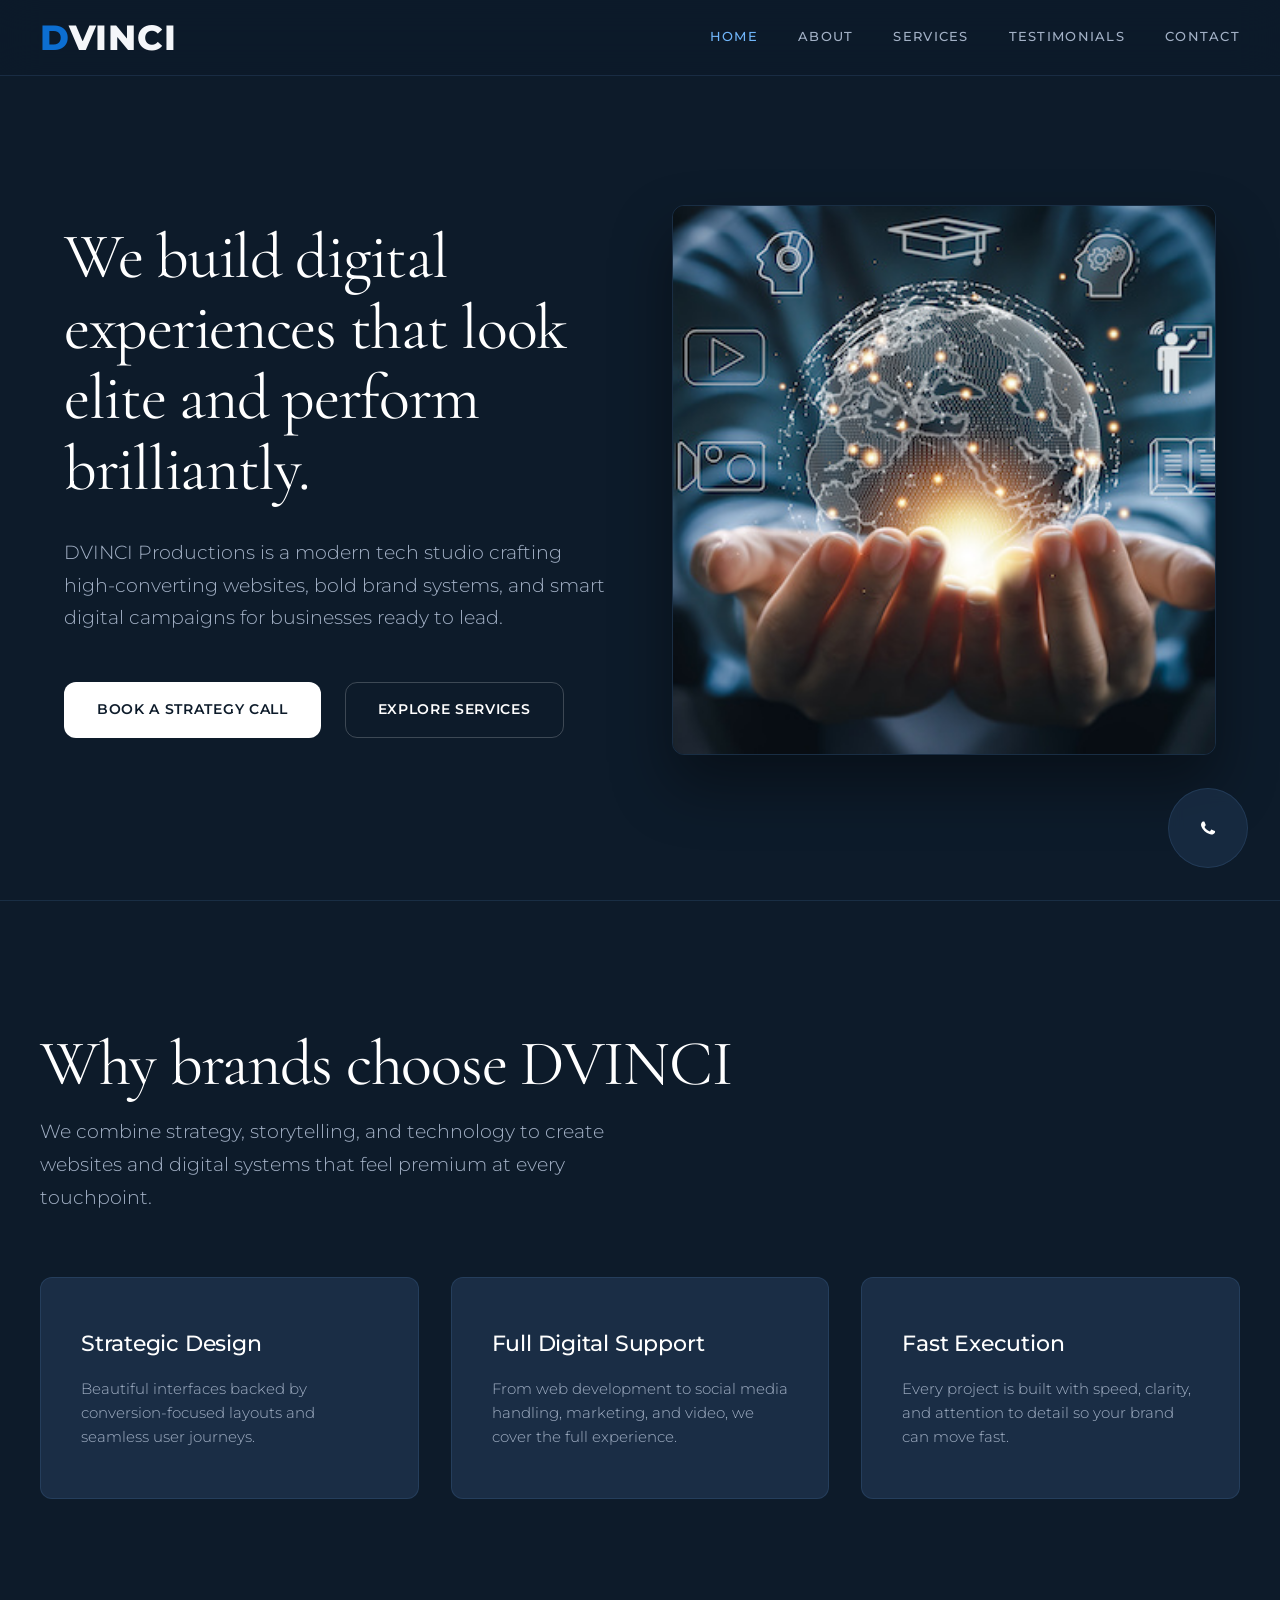
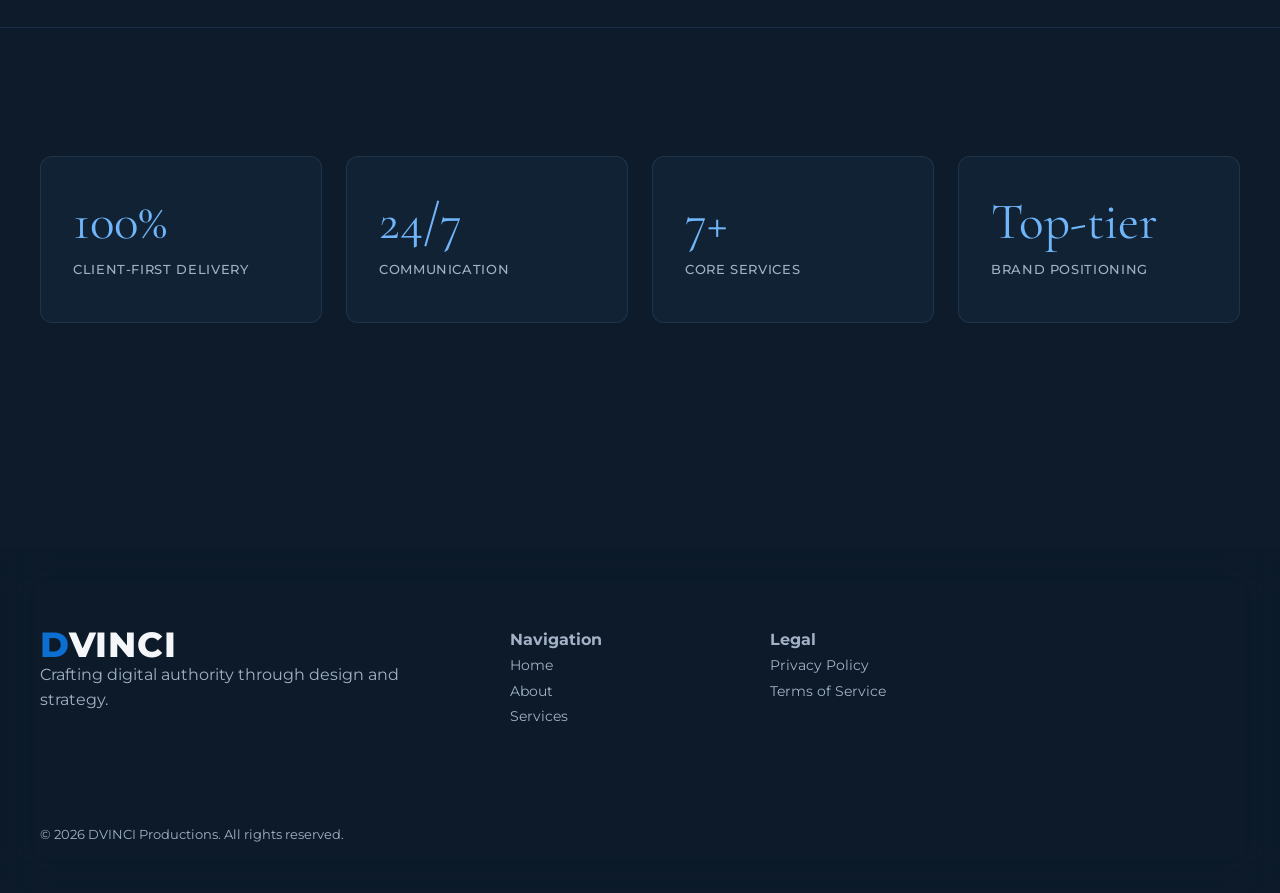
<file: index.html>
<!doctype html>
<html lang="en">
  <head>
    <meta charset="UTF-8" />
    <meta name="viewport" content="width=device-width, initial-scale=1.0" />
    <title>DVINCI Productions | Premium Digital Growth</title>
    <meta
      name="description"
      content="DVINCI Productions builds premium websites, digital campaigns, and brand experiences for ambitious businesses."
    />
    <link rel="icon" type="image/png" href="resources/logo.png" />
    <link rel="stylesheet" href="css/styles.css" />
    <!-- <link rel="stylesheet" href="css/premium_glass_override.css"> -->
  </head>
  <body>
    <header class="site-header">
      <div class="container navbar">
        <a class="brand" href="index.html">
          <div class="logo-wrapper">
            <span class="logo-main"
              ><span class="logo-accent">D</span>VINCI</span
            >
          </div>
        </a>
        <button class="nav-toggle" aria-label="Toggle navigation">☰</button>
        <nav class="nav-links" aria-label="Primary navigation">
          <a href="index.html" class="active">Home</a>
          <a href="about.html">About</a>
          <a href="services.html">Services</a>
          <a href="testimonials.html">Testimonials</a>
          <a href="contact.html">Contact</a>
        </nav>
      </div>
    </header>

    <main>
      <section class="hero">
        <div class="container hero-grid">
          <div class="hero-content">
            <div class="hero-copy">
              <h1>
                We build digital experiences that look elite and perform
                brilliantly.
              </h1>
              <p>
                DVINCI Productions is a modern tech studio crafting
                high-converting websites, bold brand systems, and smart digital
                campaigns for businesses ready to lead.
              </p>
              <div class="hero-actions">
                <a class="btn btn-primary" href="contact.html"
                  >Book a Strategy Call</a
                >
                <a class="btn btn-secondary" href="services.html"
                  >Explore Services</a
                >
              </div>
            </div>
            <div class="hero-image-wrapper">
              <img
                src="resources/hero.jpeg"
                alt="Premium Web Solutions Infrastructure"
              />
            </div>
          </div>
        </div>
      </section>

      <section class="section">
        <div class="container">
          <h2 class="section-title">Why brands choose DVINCI</h2>
          <p class="section-intro">
            We combine strategy, storytelling, and technology to create websites
            and digital systems that feel premium at every touchpoint.
          </p>
          <div class="card-grid">
            <article class="card">
              <h3>Strategic Design</h3>
              <p>
                Beautiful interfaces backed by conversion-focused layouts and
                seamless user journeys.
              </p>
            </article>
            <article class="card">
              <h3>Full Digital Support</h3>
              <p>
                From web development to social media handling, marketing, and
                video, we cover the full experience.
              </p>
            </article>
            <article class="card">
              <h3>Fast Execution</h3>
              <p>
                Every project is built with speed, clarity, and attention to
                detail so your brand can move fast.
              </p>
            </article>
          </div>
        </div>
      </section>

      <section class="section">
        <div class="container">
          <div class="stats-grid">
            <div class="stat">
              <strong>100%</strong><span>Client-first delivery</span>
            </div>
            <div class="stat">
              <strong>24/7</strong><span>Communication</span>
            </div>
            <div class="stat">
              <strong>7+</strong><span>Core services</span>
            </div>
            <div class="stat">
              <strong>Top-tier</strong><span>Brand positioning</span>
            </div>
          </div>
        </div>
      </section>
    </main>

    <footer class="footer">
      <div class="container">
        <div class="footer-grid">
          <div class="footer-brand">
            <a class="brand" href="index.html">
          <div class="logo-wrapper">
            <span class="logo-main"
              ><span class="logo-accent">D</span>VINCI</span
            >
          </div>
        </a>
            <p>Crafting digital authority through design and strategy.</p>
          </div>
          <div class="footer-links">
            <h4>Navigation</h4>
            <a href="index.html">Home</a><br> 
            <a href="about.html">About</a><br>
            <a href="services.html">Services</a>
          </div>
          <div class="footer-links">
            <h4>Legal</h4>
            <a href="#">Privacy Policy</a><br>

            <a href="#">Terms of Service</a>
          </div>
        </div>
        <div class="footer-bottom">
          <p>© 2026 DVINCI Productions. All rights reserved.</p>
        </div>
      </div>
    </footer>

    <a
      class="whatsapp-float"
      href="https://wa.me/9779822657614?text=Hello%20DVINCI%20Productions"
      target="_blank"
      rel="noopener"
      aria-label="Chat on WhatsApp"
    >
      <svg width="28" height="28" viewBox="0 0 24 24" fill="currentColor">
        <path
          d="M17.472 14.382c-.297-.149-1.758-.867-2.03-.966-.272-.099-.47-.149-.669.149-.198.297-.768.966-.941 1.165-.173.198-.347.223-.644.074-.297-.149-1.255-.462-2.39-1.475-.883-.788-1.48-1.761-1.653-2.059-.173-.297-.018-.458.13-.606.134-.133.297-.347.446-.521.149-.174.199-.298.299-.497.099-.199.05-.372-.025-.521-.074-.149-.669-1.611-.916-2.206-.241-.579-.486-.5-.669-.51-.173-.008-.372-.01-.571-.01-.198 0-.52.074-.792.372-.273.299-1.042 1.018-1.042 2.479 0 1.461 1.068 2.879 1.216 3.078.149.198 2.099 3.2 5.076 4.487.708.306 1.262.489 1.694.625.712.227 1.359.195 1.872.118.571-.085 1.758-.719 2.006-1.414.248-.695.248-1.289.173-1.414-.074-.124-.272-.199-.569-.348z"
        />
      </svg>
    </a>

    <script src="js/script.js"></script>
  </body>
</html>
</file>
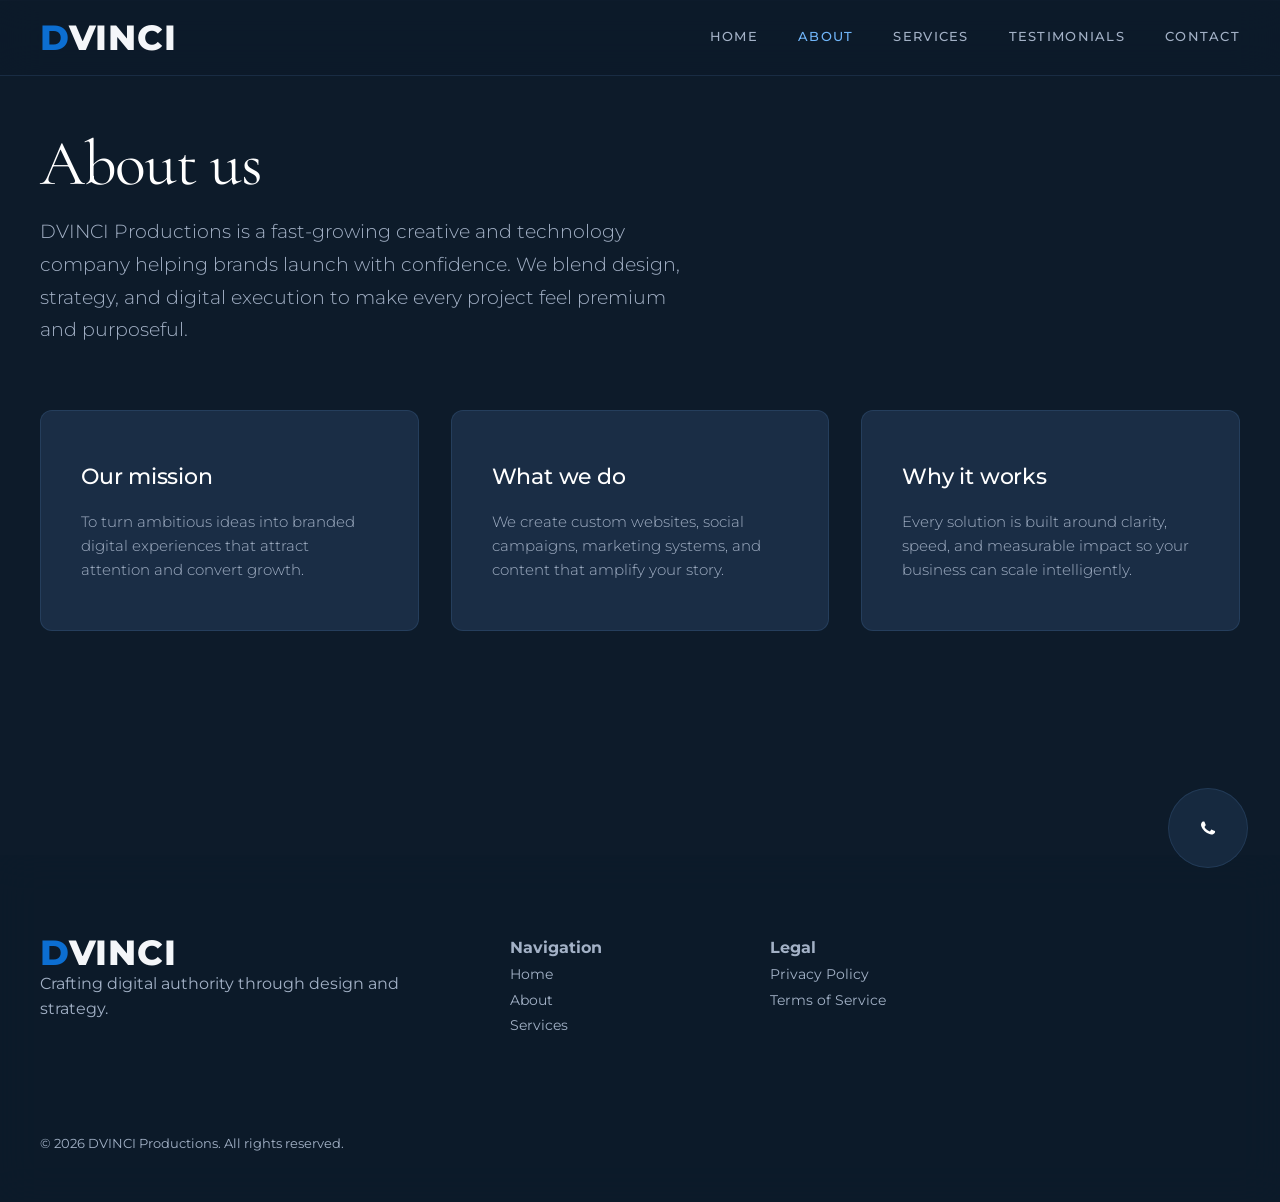
<file: about.html>
<!DOCTYPE html>
<html lang="en">
  <head>
    <meta charset="UTF-8" />
    <meta name="viewport" content="width=device-width, initial-scale=1.0" />
    <title>About DVINCI Productions</title>
    <link rel="icon" type="image/png" href="resources/logo.png" />
    <link rel="stylesheet" href="css/styles.css" />
    <!-- <link rel="stylesheet" href="css/premium_glass_override.css"> -->
  </head>
  <body>
    <header class="site-header">
      <div class="container navbar">
        <a class="brand" href="index.html">
          <div class="logo-wrapper">
            <span class="logo-main"
              ><span class="logo-accent">D</span>VINCI</span
            >
          </div>
        </a>
        <button class="nav-toggle" aria-label="Toggle navigation">☰</button>
        <nav class="nav-links" aria-label="Primary navigation">
          <a href="index.html">Home</a>
          <a href="about.html" class="active">About</a>
          <a href="services.html">Services</a>
          <a href="testimonials.html">Testimonials</a>
          <a href="contact.html">Contact</a>
        </nav>
      </div>
    </header>

    <main>
      <section class="section" >
        <div class="container">
          <h1 class="section-title">About us</h1>
          <p class="section-intro">DVINCI Productions is a fast-growing creative and technology company helping brands launch with confidence. We blend design, strategy, and digital execution to make every project feel premium and purposeful.</p>
          <div class="card-grid">
            <article class="card">
              <h3>Our mission</h3>
              <p>To turn ambitious ideas into branded digital experiences that attract attention and convert growth.</p>
            </article>
            <article class="card">
              <h3>What we do</h3>
              <p>We create custom websites, social campaigns, marketing systems, and content that amplify your story.</p>
            </article>
            <article class="card">
              <h3>Why it works</h3>
              <p>Every solution is built around clarity, speed, and measurable impact so your business can scale intelligently.</p>
            </article>
          </div>
        </div>
      </section>
    </main>

    <footer class="footer">
  <div class="container">
    <div class="footer-grid">
      <div class="footer-brand">
        <a class="brand" href="index.html">
          <div class="logo-wrapper">
            <span class="logo-main"
              ><span class="logo-accent">D</span>VINCI</span
            >
          </div>
        </a>
        <p>Crafting digital authority through design and strategy.</p>
      </div>
      <div class="footer-links">
            <h4>Navigation</h4>
            <a href="index.html">Home</a><br> 
            <a href="about.html">About</a><br>
            <a href="services.html">Services</a>
          </div>
          <div class="footer-links">
            <h4>Legal</h4>
            <a href="#">Privacy Policy</a><br>

            <a href="#">Terms of Service</a>
          </div>
    </div>
    <div class="footer-bottom">
      <p>© 2026 DVINCI Productions. All rights reserved.</p>
    </div>
  </div>
</footer>
 <a class="whatsapp-float" href="https://wa.me/9779822657614?text=Hello%20DVINCI%20Productions" target="_blank" rel="noopener" aria-label="Chat on WhatsApp">
      <svg width="28" height="28" viewBox="0 0 24 24" fill="currentColor"><path d="M17.472 14.382c-.297-.149-1.758-.867-2.03-.966-.272-.099-.47-.149-.669.149-.198.297-.768.966-.941 1.165-.173.198-.347.223-.644.074-.297-.149-1.255-.462-2.39-1.475-.883-.788-1.48-1.761-1.653-2.059-.173-.297-.018-.458.13-.606.134-.133.297-.347.446-.521.149-.174.199-.298.299-.497.099-.199.05-.372-.025-.521-.074-.149-.669-1.611-.916-2.206-.241-.579-.486-.5-.669-.51-.173-.008-.372-.01-.571-.01-.198 0-.52.074-.792.372-.273.299-1.042 1.018-1.042 2.479 0 1.461 1.068 2.879 1.216 3.078.149.198 2.099 3.2 5.076 4.487.708.306 1.262.489 1.694.625.712.227 1.359.195 1.872.118.571-.085 1.758-.719 2.006-1.414.248-.695.248-1.289.173-1.414-.074-.124-.272-.199-.569-.348z"/></svg>
    </a>


    <script src="js/script.js"></script>
  </body>
</html>
</file>
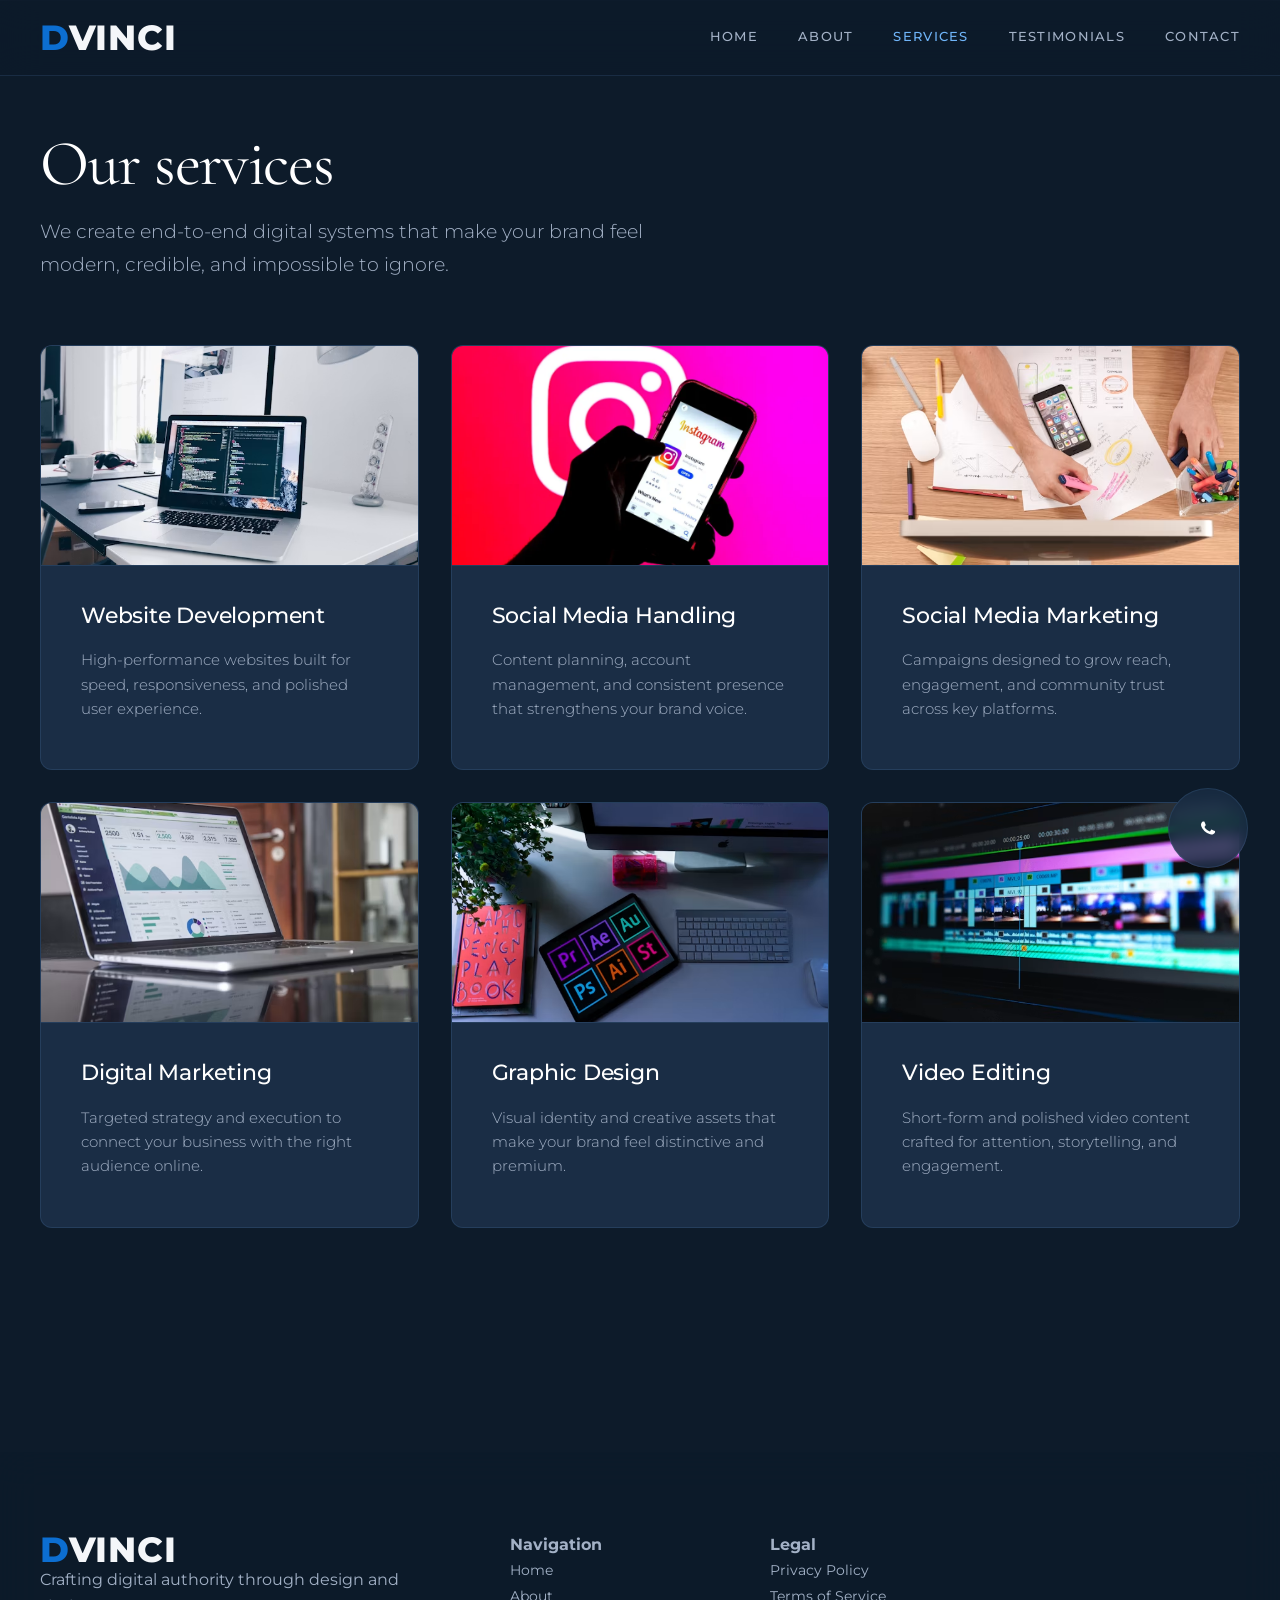
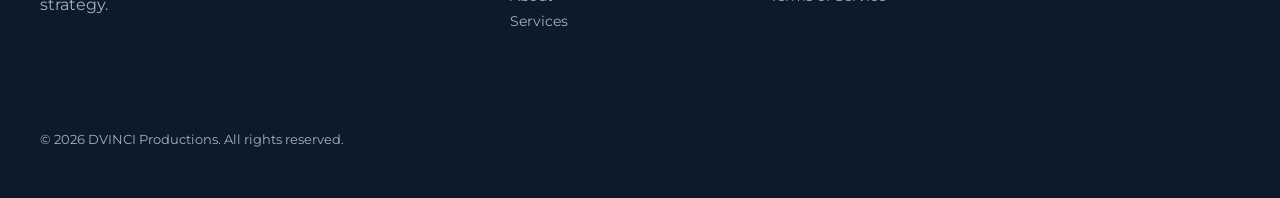
<file: services.html>
<!DOCTYPE html>
<html lang="en">
  <head>
    <meta charset="UTF-8" />
    <meta name="viewport" content="width=device-width, initial-scale=1.0" />
    <title>DVINCI Services</title>
     <link rel="icon" type="image/png" href="resources/logo.png" />
    <link rel="stylesheet" href="css/styles.css" />
    <!-- <link rel="stylesheet" href="css/premium_glass_override.css"> -->
  </head>
  <body>
    <header class="site-header">
      <div class="container navbar">
       <a class="brand" href="index.html">
          <div class="logo-wrapper">
            <span class="logo-main"
              ><span class="logo-accent">D</span>VINCI</span
            >
          </div>
        </a>
        <button class="nav-toggle" aria-label="Toggle navigation">☰</button>
        <nav class="nav-links" aria-label="Primary navigation">
          <a href="index.html">Home</a>
          <a href="about.html">About</a>
          <a href="services.html" class="active">Services</a>
          <a href="testimonials.html">Testimonials</a>
          <a href="contact.html">Contact</a>
        </nav>
      </div>
    </header>

    <main>
      <section class="section" >
        <div class="container">
          <h1 class="section-title">Our services</h1>
          <p class="section-intro">We create end-to-end digital systems that make your brand feel modern, credible, and impossible to ignore.</p>
          <div class="card-grid">
            <article class="card">
              <img class="card-img" src="resources/web.avif" alt="Website Development" />
              <h3>Website Development</h3>
              <p>High-performance websites built for speed, responsiveness, and polished user experience.</p>
            </article>
            <article class="card">
              <img class="card-img" src="resources/insta.webp" alt="Social Media Handling" />
              <h3>Social Media Handling</h3>
              <p>Content planning, account management, and consistent presence that strengthens your brand voice.</p>
            </article>
            <article class="card">
              <img class="card-img" src="resources/social.avif" alt="Social Media Marketing" />
              <h3>Social Media Marketing</h3>
              <p>Campaigns designed to grow reach, engagement, and community trust across key platforms.</p>
            </article>
            <article class="card">
              <img class="card-img" src="resources/digital.avif" alt="Digital Marketing" />
              <h3>Digital Marketing</h3>
              <p>Targeted strategy and execution to connect your business with the right audience online.</p>
            </article>
            <article class="card">
              <img class="card-img" src="resources/graphic.avif" alt="Graphic Design" />
              <h3>Graphic Design</h3>
              <p>Visual identity and creative assets that make your brand feel distinctive and premium.</p>
            </article>
            <article class="card">
              <img class="card-img" src="resources/video.avif" alt="Video Editing" />
              <h3>Video Editing</h3>
              <p>Short-form and polished video content crafted for attention, storytelling, and engagement.</p>
            </article>
          </div>
        </div>
      </section>
    </main>

    <footer class="footer">
  <div class="container">
    <div class="footer-grid">
      <div class="footer-brand">
        <a class="brand" href="index.html">
          <div class="logo-wrapper">
            <span class="logo-main"
              ><span class="logo-accent">D</span>VINCI</span
            >
          </div>
        </a>
        <p>Crafting digital authority through design and strategy.</p>
      </div>
      <div class="footer-links">
            <h4>Navigation</h4>
            <a href="index.html">Home</a><br> 
            <a href="about.html">About</a><br>
            <a href="services.html">Services</a>
          </div>
          <div class="footer-links">
            <h4>Legal</h4>
            <a href="#">Privacy Policy</a><br>

            <a href="#">Terms of Service</a>
          </div>
    </div>
    <div class="footer-bottom">
      <p>© 2026 DVINCI Productions. All rights reserved.</p>
    </div>
  </div>
</footer>
 <a class="whatsapp-float" href="https://wa.me/9779822657614?text=Hello%20DVINCI%20Productions" target="_blank" rel="noopener" aria-label="Chat on WhatsApp">
      <svg width="28" height="28" viewBox="0 0 24 24" fill="currentColor"><path d="M17.472 14.382c-.297-.149-1.758-.867-2.03-.966-.272-.099-.47-.149-.669.149-.198.297-.768.966-.941 1.165-.173.198-.347.223-.644.074-.297-.149-1.255-.462-2.39-1.475-.883-.788-1.48-1.761-1.653-2.059-.173-.297-.018-.458.13-.606.134-.133.297-.347.446-.521.149-.174.199-.298.299-.497.099-.199.05-.372-.025-.521-.074-.149-.669-1.611-.916-2.206-.241-.579-.486-.5-.669-.51-.173-.008-.372-.01-.571-.01-.198 0-.52.074-.792.372-.273.299-1.042 1.018-1.042 2.479 0 1.461 1.068 2.879 1.216 3.078.149.198 2.099 3.2 5.076 4.487.708.306 1.262.489 1.694.625.712.227 1.359.195 1.872.118.571-.085 1.758-.719 2.006-1.414.248-.695.248-1.289.173-1.414-.074-.124-.272-.199-.569-.348z"/></svg>
    </a>


    <script src="js/script.js"></script>
  </body>
</html>
</file>
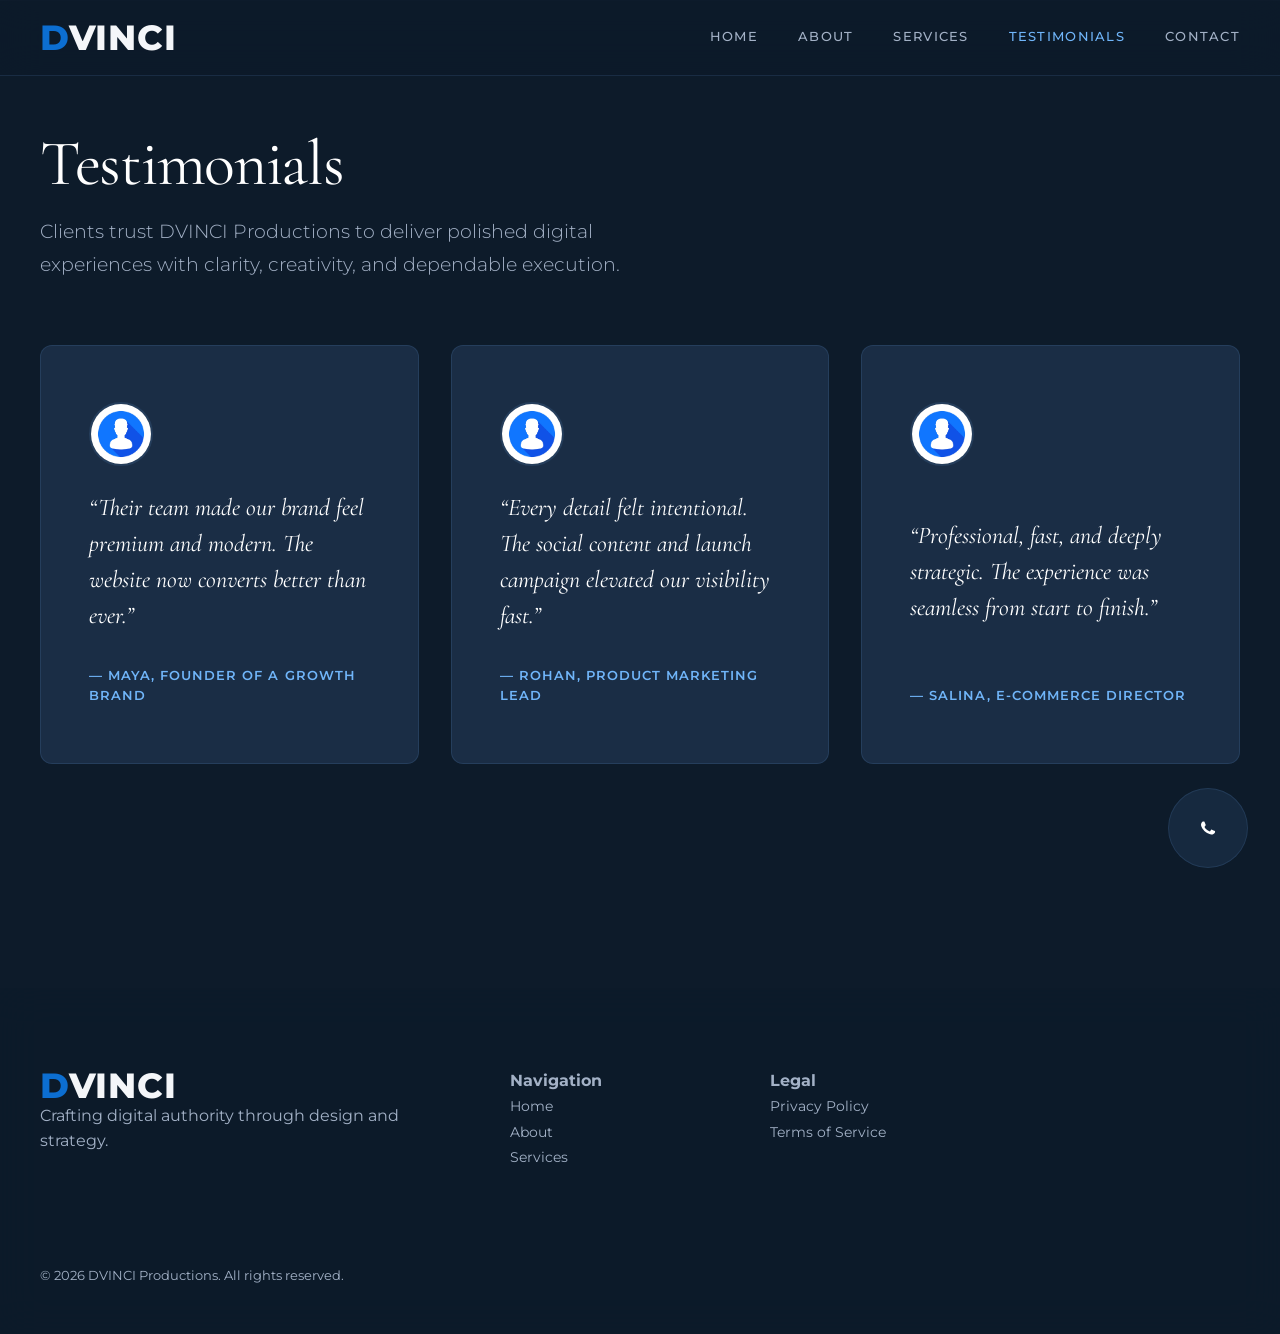
<file: testimonials.html>
<!DOCTYPE html>
<html lang="en">
  <head>
    <meta charset="UTF-8" />
    <meta name="viewport" content="width=device-width, initial-scale=1.0" />
    <title>Testimonials | DVINCI Productions</title>
     <link rel="icon" type="image/png" href="resources/logo.png" />
    <link rel="stylesheet" href="css/styles.css" />
    <!-- <link rel="stylesheet" href="css/premium_glass_override.css"> -->
  </head>
  <body>
    <header class="site-header">
      <div class="container navbar">
       <a class="brand" href="index.html">
          <div class="logo-wrapper">
            <span class="logo-main"
              ><span class="logo-accent">D</span>VINCI</span
            >
          </div>
        </a>
        <button class="nav-toggle" aria-label="Toggle navigation">☰</button>
        <nav class="nav-links" aria-label="Primary navigation">
          <a href="index.html">Home</a>
          <a href="about.html">About</a>
          <a href="services.html">Services</a>
          <a href="testimonials.html" class="active">Testimonials</a>
          <a href="contact.html">Contact</a>
        </nav>
      </div>
    </header>

    <main>
      <section class="section" >
        <div class="container">
          <h1 class="section-title">Testimonials</h1>
          <p class="section-intro">Clients trust DVINCI Productions to deliver polished digital experiences with clarity, creativity, and dependable execution.</p>
          <div class="card-grid">
            <article class="testimonial">
              <img class="testimonial-avatar" src="resources/profile.avif" alt="Maya" />
              <p class="quote">“Their team made our brand feel premium and modern. The website now converts better than ever.”</p>
              <div class="person">— Maya, Founder of a Growth Brand</div>
            </article>
            <article class="testimonial">
              <img class="testimonial-avatar" src="resources/profile.avif" alt="Rohan" />
              <p class="quote">“Every detail felt intentional. The social content and launch campaign elevated our visibility fast.”</p>
              <div class="person">— Rohan, Product Marketing Lead</div>
            </article>
            <article class="testimonial">
              <img class="testimonial-avatar" src="resources/profile.avif" alt="Salina" />
              <p class="quote">“Professional, fast, and deeply strategic. The experience was seamless from start to finish.”</p>
              <div class="person">— Salina, E-commerce Director</div>
            </article>
          </div>
        </div>
      </section>
    </main>

    <footer class="footer">
  <div class="container">
    <div class="footer-grid">
      <div class="footer-brand">
        <a class="brand" href="index.html">
          <div class="logo-wrapper">
            <span class="logo-main"
              ><span class="logo-accent">D</span>VINCI</span
            >
          </div>
        </a>
        <p>Crafting digital authority through design and strategy.</p>
      </div>
      <div class="footer-links">
            <h4>Navigation</h4>
            <a href="index.html">Home</a><br> 
            <a href="about.html">About</a><br>
            <a href="services.html">Services</a>
          </div>
          <div class="footer-links">
            <h4>Legal</h4>
            <a href="#">Privacy Policy</a><br>

            <a href="#">Terms of Service</a>
          </div>
    </div>
    <div class="footer-bottom">
      <p>© 2026 DVINCI Productions. All rights reserved.</p>
    </div>
  </div>
</footer>
 <a class="whatsapp-float" href="https://wa.me/9779822657614?text=Hello%20DVINCI%20Productions" target="_blank" rel="noopener" aria-label="Chat on WhatsApp">
      <svg width="28" height="28" viewBox="0 0 24 24" fill="currentColor"><path d="M17.472 14.382c-.297-.149-1.758-.867-2.03-.966-.272-.099-.47-.149-.669.149-.198.297-.768.966-.941 1.165-.173.198-.347.223-.644.074-.297-.149-1.255-.462-2.39-1.475-.883-.788-1.48-1.761-1.653-2.059-.173-.297-.018-.458.13-.606.134-.133.297-.347.446-.521.149-.174.199-.298.299-.497.099-.199.05-.372-.025-.521-.074-.149-.669-1.611-.916-2.206-.241-.579-.486-.5-.669-.51-.173-.008-.372-.01-.571-.01-.198 0-.52.074-.792.372-.273.299-1.042 1.018-1.042 2.479 0 1.461 1.068 2.879 1.216 3.078.149.198 2.099 3.2 5.076 4.487.708.306 1.262.489 1.694.625.712.227 1.359.195 1.872.118.571-.085 1.758-.719 2.006-1.414.248-.695.248-1.289.173-1.414-.074-.124-.272-.199-.569-.348z"/></svg>
    </a>


    <script src="js/script.js"></script>
  </body>
</html>
</file>
<file: css/styles.css>
/* ==========================================================================
   1. BRAND ARCHITECTURE & SYSTEM VARIABLES
   ========================================================================== */
@import url('https://fonts.googleapis.com/css2?family=Cormorant+Garamond:ital,wght@0,400;0,600;1,400&family=Montserrat:wght@300;400;500;600;700&display=swap');

:root {
  /* Color Palette Hierarchy */
  --bg-main: #0D1B2A;          /* Deep Navy Canvas */
  --bg-surface: #1A2D45;       /* Dark Steel Container Cards */
  --brand-accent: #70B5F9;     /* Sky Accent (Used to mark what matters) */
  --brand-authority: #0A66C2;  /* LinkedIn Blue */
  --brand-deep: #004182;       /* Deep Blue */
  
  /* Typography Tokens */
  --font-editorial: 'Cormorant Garamond', Georgia, serif;
  --font-sans: 'Montserrat', -apple-system, BlinkMacSystemFont, sans-serif;
  
  /* Text States */
  --text-primary: #FFFFFF;
  --text-muted: #A3B1C6;
  
  /* Structural Tokens */
  --border-subtle: rgba(112, 181, 249, 0.12);
  --border-focus: rgba(112, 181, 249, 0.4);
  --radius-premium: 12px;
  --transition-smooth: cubic-bezier(0.16, 1, 0.3, 1);
}
/* ==========================================================================
   BRAND LOGO RECREATION
   ========================================================================== */
.brand {
  /* Ensure the link container aligns properly in your navbar */
  display: flex;
  align-items: center;
  text-decoration: none;
}

.logo-wrapper {
  display: flex;
  flex-direction: column;
  align-items: center; /* Centers the tagline under the main text */
  justify-content: center;
}

.logo-main {
  font-family: var(--font-sans); /* Uses your Montserrat font */
  font-size: 2.2rem;             /* Large, bold presence */
  font-weight: 800;              /* Extra thick weight */
  letter-spacing: 0.02em;        /* Keeps the letters tight like the image */
  color: #F4F6F9;                /* Crisp off-white */
  line-height: 1;
}

.logo-accent {
  color: #0C6ED1;                /* Matches the vibrant blue in your logo */
}


/* ==========================================================================
   2. CORE BASE RESET & TYPOGRAPHY
   ========================================================================== */
* {
  box-sizing: border-box;
  margin: 0;
  padding: 0;
}

html {
  scroll-behavior: smooth;
  background-color: var(--bg-main);
  -webkit-font-smoothing: antialiased;
}

body {
  font-family: var(--font-sans);
  color: var(--text-primary);
  background-color: var(--bg-main);
  line-height: 1.6;
  font-weight: 400;
}

a {
  color: inherit;
  text-decoration: none;
  transition: color 0.3s var(--transition-smooth);
}

img {
  max-width: 100%;
  height: auto;
  display: block;
}

.container {
  width: min(1200px, calc(100% - 4rem));
  margin: 0 auto;
}

/* Heading Treatments - Quiet Confidence */
h1, h2, h3 {
  font-family: var(--font-sans);
  font-weight: 300;
  letter-spacing: -0.02em;
  color: var(--text-primary);
}

.section-title {
  font-family: var(--font-editorial);
  font-size: clamp(2.5rem, 5vw, 4rem);
  font-weight: 400;
  line-height: 1.1;
  margin-bottom: 1rem;
}

.section-intro {
  font-family: var(--font-sans);
  font-size: clamp(1rem, 1.5vw, 1.2rem);
  color: var(--text-muted);
  max-width: 640px;
  margin-bottom: 4rem;
  font-weight: 300;
  line-height: 1.7;
}

/* ==========================================================================
   3. COMPONENTS & BUTTONS
   ========================================================================== */
.btn {
  display: inline-flex;
  align-items: center;
  justify-content: center;
  gap: 0.75rem;
  padding: 1rem 2rem;
  border-radius: var(--radius-premium);
  font-family: var(--font-sans);
  font-size: 0.85rem;
  font-weight: 600;
  letter-spacing: 0.05em;
  text-transform: uppercase;
  cursor: pointer;
  transition: all 0.4s var(--transition-smooth);
  border: 1px solid transparent;
}

.btn-primary {
  background-color: var(--text-primary);
  color: var(--bg-main);
}

.btn-primary:hover {
  background-color: transparent;
  color: var(--brand-accent);
  border-color: var(--brand-accent);
  transform: translateY(-2px);
}

.btn-secondary {
  background-color: transparent;
  color: var(--text-primary);
  border-color: rgba(255, 255, 255, 0.2);
}

.btn-secondary:hover {
  border-color: var(--text-primary);
  transform: translateY(-2px);
}

/* ==========================================================================
   4. GLOBAL NAVIGATION HEADER
   ========================================================================== */
.site-header {
  position: fixed;
  top: 0;
  left: 0;
  width: 100%;
  z-index: 100;
  background-color: rgba(13, 27, 42, 0.85);
  backdrop-filter: blur(20px);
  -webkit-backdrop-filter: blur(20px);
  border-bottom: 1px solid var(--border-subtle);
}

.navbar {
  display: flex;
  align-items: center;
  justify-content: space-between;
  padding: 1.25rem 0;
}

.brand {
  display: flex;
  align-items: center;
  gap: 0.75rem;
  font-size: 1.1rem;
  font-weight: 600;
  letter-spacing: 0.15em;
  text-transform: uppercase;
}

.brand img {
  width: auto;
  height: 40px;
  object-fit: contain;
}

.nav-links {
  display: flex;
  align-items: center;
  gap: 2.5rem;
}

.nav-links a {
  font-size: 0.8rem;
  font-weight: 500;
  text-transform: uppercase;
  letter-spacing: 0.1em;
  color: var(--text-muted);
}

.nav-links a:hover, 
.nav-links a.active {
  color: var(--brand-accent);
}

.nav-toggle {
  display: none;
  background: none;
  border: none;
  color: var(--text-primary);
  font-size: 1.75rem;
  cursor: pointer;
}

/* ==========================================================================
/* ==========================================================================
   5. PREMIUM HERO ARCHITECTURE (Refined)
   ========================================================================== */
.hero {
  position: relative;
  min-height: 100vh;
  display: flex;
  align-items: center;
  /* Fixed padding to prevent edge touching */
  padding: 140px 2rem 80px 2rem; 
  overflow: hidden;
}

.hero-content {
  position: relative;
  width: 100%;
  max-width: 1200px; /* Constrains content so it doesn't stretch infinitely */
  margin: 0 auto;    /* Centers the content block */
  display: grid;
  grid-template-columns: 1fr 1fr; /* Uses equal fractional units for better balance */
  align-items: center;
  gap: 4rem;
}

.hero-copy {
  z-index: 10;
}

.hero-badges {
  display: flex;
  flex-wrap: wrap;
  gap: 0.5rem;
  margin-bottom: 2rem;
}

.hero-badges span {
  font-size: 0.7rem;
  font-weight: 600;
  letter-spacing: 0.08em;
  text-transform: uppercase;
  color: var(--brand-accent);
  background-color: rgba(112, 181, 249, 0.08);
  padding: 0.4rem 1rem;
  border-radius: 4px;
  border: 1px solid var(--border-subtle);
}

.hero h1 {
  font-family: var(--font-editorial);
  font-size: clamp(2.5rem, 5vw, 4.5rem); /* Slightly adjusted for better scaling */
  line-height: 1.1;
  font-weight: 400;
  margin-bottom: 2rem;
}

.hero p {
  font-size: clamp(1rem, 1.5vw, 1.25rem);
  color: var(--text-muted);
  font-weight: 300;
  line-height: 1.7;
  margin-bottom: 3rem;
}

.hero-actions {
  display: flex;
  gap: 1.5rem;
}

/* Updated Image Wrapper for better responsiveness */
.hero-image-wrapper {
  position: relative;
  width: 100%;
}

.hero-image-wrapper img {
  width: 100%;
  height: 550px; /* Fixed height is often more reliable than vh */
  object-fit: cover;
  object-position: center;
  border-radius: var(--radius-premium);
  border: 1px solid var(--border-subtle);
  box-shadow: 0 30px 60px rgba(0, 0, 0, 0.4);
}

/* Tablet Responsive Adjustment */
@media (max-width: 1024px) {
  .hero-content {
    grid-template-columns: 1fr; /* Stack on medium screens */
    text-align: center;
  }
  .hero-actions {
    justify-content: center; /* Center buttons on mobile/tablet */
  }
  .hero-image-wrapper {
    display: none; /* Hide image on tablets if needed, or keep for visual interest */
  }

}

/* ==========================================================================
   6. GRID SYSTEMS & CARD DESIGNS
   ========================================================================== */
.section {
  padding: 8rem 0;
  border-top: 1px solid var(--border-subtle);
}

.card-grid {
  display: grid;
  grid-template-columns: repeat(3, 1fr);
  gap: 2rem;
}

/* Updated for images */
.card {
  background-color: var(--bg-surface);
  border: 1px solid var(--border-subtle);
  border-radius: var(--radius-premium);
  padding: 3rem 2.5rem;
  transition: all 0.4s var(--transition-smooth);
  overflow: hidden;
  display: flex;
  flex-direction: column;
}

.card:hover {
  border-color: var(--border-focus);
  transform: translateY(-4px);
}

.card h3 {
  font-size: 1.35rem;
  font-weight: 500;
  margin-bottom: 1rem;
  letter-spacing: -0.01em;
}

.card p {
  color: var(--text-muted);
  font-size: 0.95rem;
  font-weight: 300;
  line-height: 1.6;
}

.card-img {
  width: calc(100% + 5rem);
  max-width: none;
  height: 220px;
  margin: -3rem -2.5rem 2rem -2.5rem;
  object-fit: cover;
  border-bottom: 1px solid var(--border-subtle);
}

/* Grid adjustment for services */
main .section .card-grid {
  grid-template-columns: repeat(auto-fill, minmax(320px, 1fr));
}

/* ==========================================================================
   7. TECH METRICS ENGINE
   ========================================================================== */
.stats-grid {
  display: grid;
  grid-template-columns: repeat(4, 1fr);
  gap: 1.5rem;
}

.stat {
  background-color: rgba(26, 45, 69, 0.4);
  border: 1px solid var(--border-subtle);
  padding: 2.5rem 2rem;
  border-radius: var(--radius-premium);
  text-align: left;
}

.stat strong {
  display: block;
  font-family: var(--font-editorial);
  font-size: clamp(2.5rem, 4vw, 4rem);
  font-weight: 400;
  color: var(--brand-accent);
  line-height: 1;
  margin-bottom: 0.5rem;
}

.stat span {
  font-size: 0.8rem;
  font-weight: 500;
  letter-spacing: 0.05em;
  text-transform: uppercase;
  color: var(--text-muted);
}

/* ==========================================================================
   8. SYSTEM TESTIMONIALS
   ========================================================================== */
.testimonial {
  background-color: var(--bg-surface);
  border: 1px solid var(--border-subtle);
  border-radius: var(--radius-premium);
  padding: 3.5rem 3rem;
  display: flex;
  flex-direction: column;
  justify-content: space-between;
}

.testimonial-avatar {
  width: 64px;
  height: 64px;
  border-radius: 50%;
  object-fit: cover;
  border: 2px solid var(--border-subtle);
  margin-bottom: 1.5rem;
}

.testimonial .quote {
  font-family: var(--font-editorial);
  font-size: 1.5rem;
  line-height: 1.5;
  font-style: italic;
  color: var(--text-primary);
  margin-bottom: 2rem;
}

.testimonial .person {
  font-family: var(--font-sans);
  font-size: 0.8rem;
  font-weight: 600;
  text-transform: uppercase;
  letter-spacing: 0.08em;
  color: var(--brand-accent);
}

/* ==========================================================================
   9. INTERACTIVE CONTACT INFRASTRUCTURE
   ========================================================================== */
.contact-grid {
  display: grid;
  grid-template-columns: 0.9fr 1.1fr;
  gap: 5rem;
  align-items: start;
}

.info-list {
  list-style: none;
  margin-top: 2.5rem;
}

.info-list li {
  margin-bottom: 1.5rem;
  font-size: 1rem;
  color: var(--text-muted);
  font-weight: 300;
}

.info-list strong {
  display: block;
  font-size: 0.75rem;
  text-transform: uppercase;
  letter-spacing: 0.05em;
  color: var(--brand-accent);
  margin-bottom: 0.25rem;
}

.form-card {
  background-color: var(--bg-surface);
  border: 1px solid var(--border-subtle);
  border-radius: var(--radius-premium);
  padding: 3.5rem;
}

.form-card input,
.form-card textarea {
  width: 100%;
  margin-bottom: 1.5rem;
  padding: 1.1rem 1.25rem;
  background-color: var(--bg-main);
  border: 1px solid var(--border-subtle);
  border-radius: 6px;
  font-family: var(--font-sans);
  color: var(--text-primary);
  font-size: 0.9rem;
  transition: border-color 0.3s var(--transition-smooth);
}

.form-card input::placeholder,
.form-card textarea::placeholder {
  color: rgba(255, 255, 255, 0.3);
}

.form-card input:focus,
.form-card textarea:focus {
  outline: none;
  border-color: var(--brand-accent);
}

.form-card textarea {
  min-height: 160px;
  resize: vertical;
}

.form-card .btn {
  width: 100%;
}

/* ==========================================================================
   10. PROFESSIONAL GLASS FOOTER SYSTEM
   ========================================================================== */
.footer {
  background: rgba(13, 27, 42, 0.6); /* Semi-transparent base */
  backdrop-filter: blur(20px);
  -webkit-backdrop-filter: blur(20px);
  border-top: 1px solid var(--glass-border);
  padding: 5rem 0 3rem;
  margin-top: 6rem;
  color: var(--text-muted);
}

.footer-grid {
  display: grid;
  grid-template-columns: 2fr 1fr 1fr 1fr; /* 4 columns for hierarchy */
  gap: 3rem;
  margin-bottom: 4rem;
}

.footer-col h4 {
  color: var(--text-primary);
  font-family: var(--font-editorial);
  font-size: 1.2rem;
  margin-bottom: 1.5rem;
  font-weight: 400;
}

.footer-col p {
  font-size: 0.9rem;
  line-height: 1.7;
  margin-bottom: 1rem;
}

.footer-links {
  list-style: none;
}

.footer-links li {
  margin-bottom: 0.75rem;
}

.footer-links a {
  font-size: 0.9rem;
  transition: color 0.3s ease;
}

.footer-links a:hover {
  color: var(--brand-accent);
}

.footer-bottom {
  border-top: 1px solid var(--glass-border);
  padding-top: 2rem;
  display: flex;
  justify-content: space-between;
  align-items: center;
  font-size: 0.8rem;
}

/* Mobile Responsiveness */
@media (max-width: 768px) {
  .footer-grid {
    grid-template-columns: 1fr; /* Stack columns on mobile */
    gap: 2rem;
  }
  .footer-bottom {
    flex-direction: column;
    gap: 1rem;
    text-align: center;
  }
}

/* ==========================================================================
   11. FLOATING BRAND ACTIONS
   ========================================================================== */
.whatsapp-float {
  position: fixed;
  right: 2rem;
  bottom: 2rem;
  z-index: 90;
  display: inline-flex;
  align-items: center;
  justify-content: center;
  width: 80px;
  height: 80px;
  border-radius: 50%;
  background-color: rgba(26, 45, 69, 0.8);
  border: 1px solid var(--border-subtle);
  color: var(--text-primary);
  backdrop-filter: blur(8px);
  -webkit-backdrop-filter: blur(8px);
  transition: all 0.3s var(--transition-smooth);
}

.whatsapp-float:hover {
  color: #25D366;
  border-color: rgba(37, 211, 102, 0.4);
  transform: translateY(-2px);
}

/* ==========================================================================
   12. RESPONSIVE DESIGN ORCHESTRATION
   ========================================================================== */
@media (max-width: 1024px) {
  .hero-content {
    grid-template-columns: 1fr;
    gap: 3rem;
  }
  .hero-image-wrapper {
    display: none; 
  }
  .card-grid {
    grid-template-columns: repeat(2, 1fr);
  }
  .stats-grid {
    grid-template-columns: repeat(2, 1fr);
  }
  .contact-grid {
    grid-template-columns: 1fr;
    gap: 4rem;
  }
}

@media (max-width: 768px) {
  .hero {
    padding: 120px 1.5rem 60px 1.5rem; /* Mobile hero padding adjustment */
  }
  .container {
    width: min(100%, calc(100% - 3rem));
  }
  .section {
    padding: 5rem 0;
  }
  .nav-links {
    position: fixed;
    top: 69px;
    left: 0;
    width: 100%;
    height: calc(100vh - 69px);
    background-color: var(--bg-main);
    flex-direction: column;
    justify-content: center;
    gap: 3rem;
    display: none;
    padding: 2rem;
  }
  .nav-links.open {
    display: flex;
  }
  .nav-toggle {
    display: block;
  }
  .card-grid, .stats-grid {
    grid-template-columns: 1fr;
  }
  .form-card {
    padding: 2rem;
  }
 /* 1. Stack the main footer columns */
  .footer-grid {
    grid-template-columns: 1fr;
    gap: 3rem; /* Increased gap for better separation */
    text-align: center; /* Centers the text for mobile readability */
  }

  /* 2. Improve the bottom footer area */
  .footer-bottom {
    flex-direction: column;
    gap: 1.5rem; /* More space between copyright and legal links */
    text-align: center;
    padding-top: 2.5rem; /* Extra breathing room from the top content */
  }

  /* 3. Ensure links are easy to tap */
  .footer-links li {
    margin-bottom: 1rem; /* Larger touch targets for mobile */
  }

}
</file>
<file: css/premium_glass_override.css>
/* PREMIUM GLASSMORPHISM OVERRIDE LAYER */
:root {
  --bg-main: #07111f;
  --bg-surface: rgba(255,255,255,0.08);
  --glass-bg: rgba(255,255,255,0.08);
  --glass-bg-strong: rgba(255,255,255,0.12);
  --glass-input: rgba(255,255,255,0.05);
  --glass-border: rgba(255,255,255,0.18);
  --glass-shadow: 0 8px 32px rgba(0,0,0,0.35);
  --glass-blur: blur(18px);
}

html, body {
  background:
    radial-gradient(circle at top left, rgba(112,181,249,.15), transparent 35%),
    radial-gradient(circle at bottom right, rgba(10,102,194,.18), transparent 40%),
    linear-gradient(135deg,#07111f,#10243c,#17375a);
  background-attachment: fixed;
}

.site-header,
.card,
.stat,
.testimonial,
.form-card,
.hero-badges span,
.whatsapp-float {
  background: var(--glass-bg);
  backdrop-filter: var(--glass-blur);
  -webkit-backdrop-filter: var(--glass-blur);
  border: 1px solid var(--glass-border);
  box-shadow: var(--glass-shadow);
}

.card:hover,
.stat:hover,
.testimonial:hover {
  background: var(--glass-bg-strong);
  transform: translateY(-6px);
}

.btn-primary {
  background: rgba(255,255,255,.14);
  color: #fff;
  border: 1px solid rgba(255,255,255,.25);
  backdrop-filter: blur(12px);
}

.btn-primary:hover {
  background: rgba(112,181,249,.18);
  border-color: var(--brand-accent);
  color: #fff;
}

.btn-secondary {
  background: rgba(255,255,255,.06);
  backdrop-filter: blur(12px);
}

.form-card input,
.form-card textarea {
  background: var(--glass-input);
  backdrop-filter: blur(12px);
  -webkit-backdrop-filter: blur(12px);
  border: 1px solid rgba(255,255,255,.14);
}

.form-card input:focus,
.form-card textarea:focus {
  border-color: var(--brand-accent);
  box-shadow: 0 0 0 4px rgba(112,181,249,.12);
}

.hero-image-wrapper img {
  border: 1px solid rgba(255,255,255,.2);
  box-shadow: 0 25px 60px rgba(0,0,0,.45);
}

.section {
  border-top: 1px solid rgba(255,255,255,.08);
}

.nav-links.open {
  background: rgba(7,17,31,.85);
  backdrop-filter: blur(24px);
}

.footer {
  background: rgba(255,255,255,.03);
  backdrop-filter: blur(16px);
}
</file>
